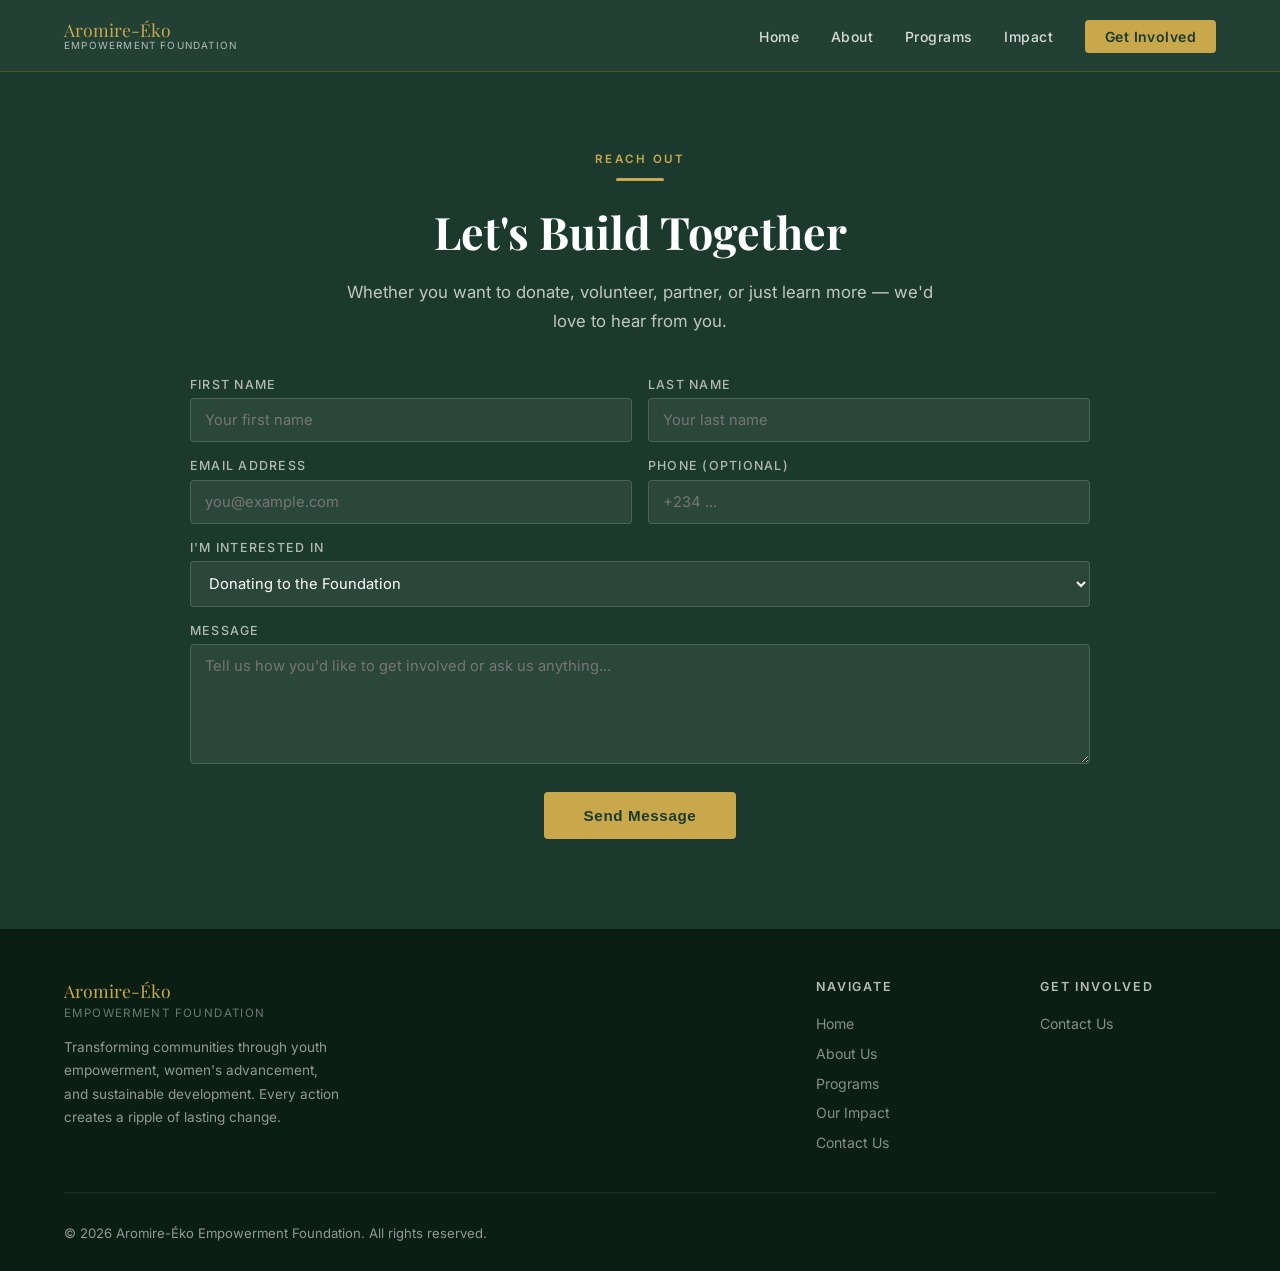
<file: contact.html>
<!DOCTYPE html>
<html lang="en">
<head>
  <meta charset="UTF-8" />
  <meta name="viewport" content="width=device-width, initial-scale=1.0"/>
  <title>Contact — Aromire-Éko Empowerment Foundation</title>
  <link href="https://fonts.googleapis.com/css2?family=Playfair+Display:wght@400;600;700;900&family=Inter:wght@300;400;500;600&display=swap" rel="stylesheet"/>
  <link rel="stylesheet" href="styles.css"/>
</head>
<body>

<script src="navbar.js"></script>
<div style="padding-top:72px">
  <section id="contact" style="padding-top:80px">
    <div class="contact-inner">
      <p class="section-eyebrow">Reach Out</p>
      <div class="gold-divider" style="margin:0 auto 1.5rem"></div>
      <h2 class="section-title light">Let's Build Together</h2>
      <p class="section-lead light" style="margin:0 auto">Whether you want to donate, volunteer, partner, or just learn more — we'd love to hear from you.</p>
      <form class="contact-form" onsubmit="handleSubmit(event)">
        <div class="form-field">
          <label>First Name</label>
          <input type="text" placeholder="Your first name"/>
        </div>
        <div class="form-field">
          <label>Last Name</label>
          <input type="text" placeholder="Your last name"/>
        </div>
        <div class="form-field">
          <label>Email Address</label>
          <input type="email" placeholder="you@example.com"/>
        </div>
        <div class="form-field">
          <label>Phone (Optional)</label>
          <input type="tel" placeholder="+234 ..."/>
        </div>
        <div class="form-field full">
          <label>I'm interested in</label>
          <select>
            <option>Donating to the Foundation</option>
            <option>Volunteering</option>
            <option>Corporate / NGO Partnership</option>
            <option>Learning More About Programs</option>
            <option>Media / Press Enquiry</option>
            <option>Other</option>
          </select>
        </div>
        <div class="form-field full">
          <label>Message</label>
          <textarea placeholder="Tell us how you'd like to get involved or ask us anything..."></textarea>
        </div>
        <div class="form-submit-wrap">
          <button type="submit" class="btn-primary" style="border:none;cursor:pointer;font-size:0.95rem;padding:15px 40px">Send Message</button>
        </div>
      </form>
    </div>
  </section>
</div>

 <script src="footer.js"></script>

<script src="main.js"></script>
</body>
</html>
</file>
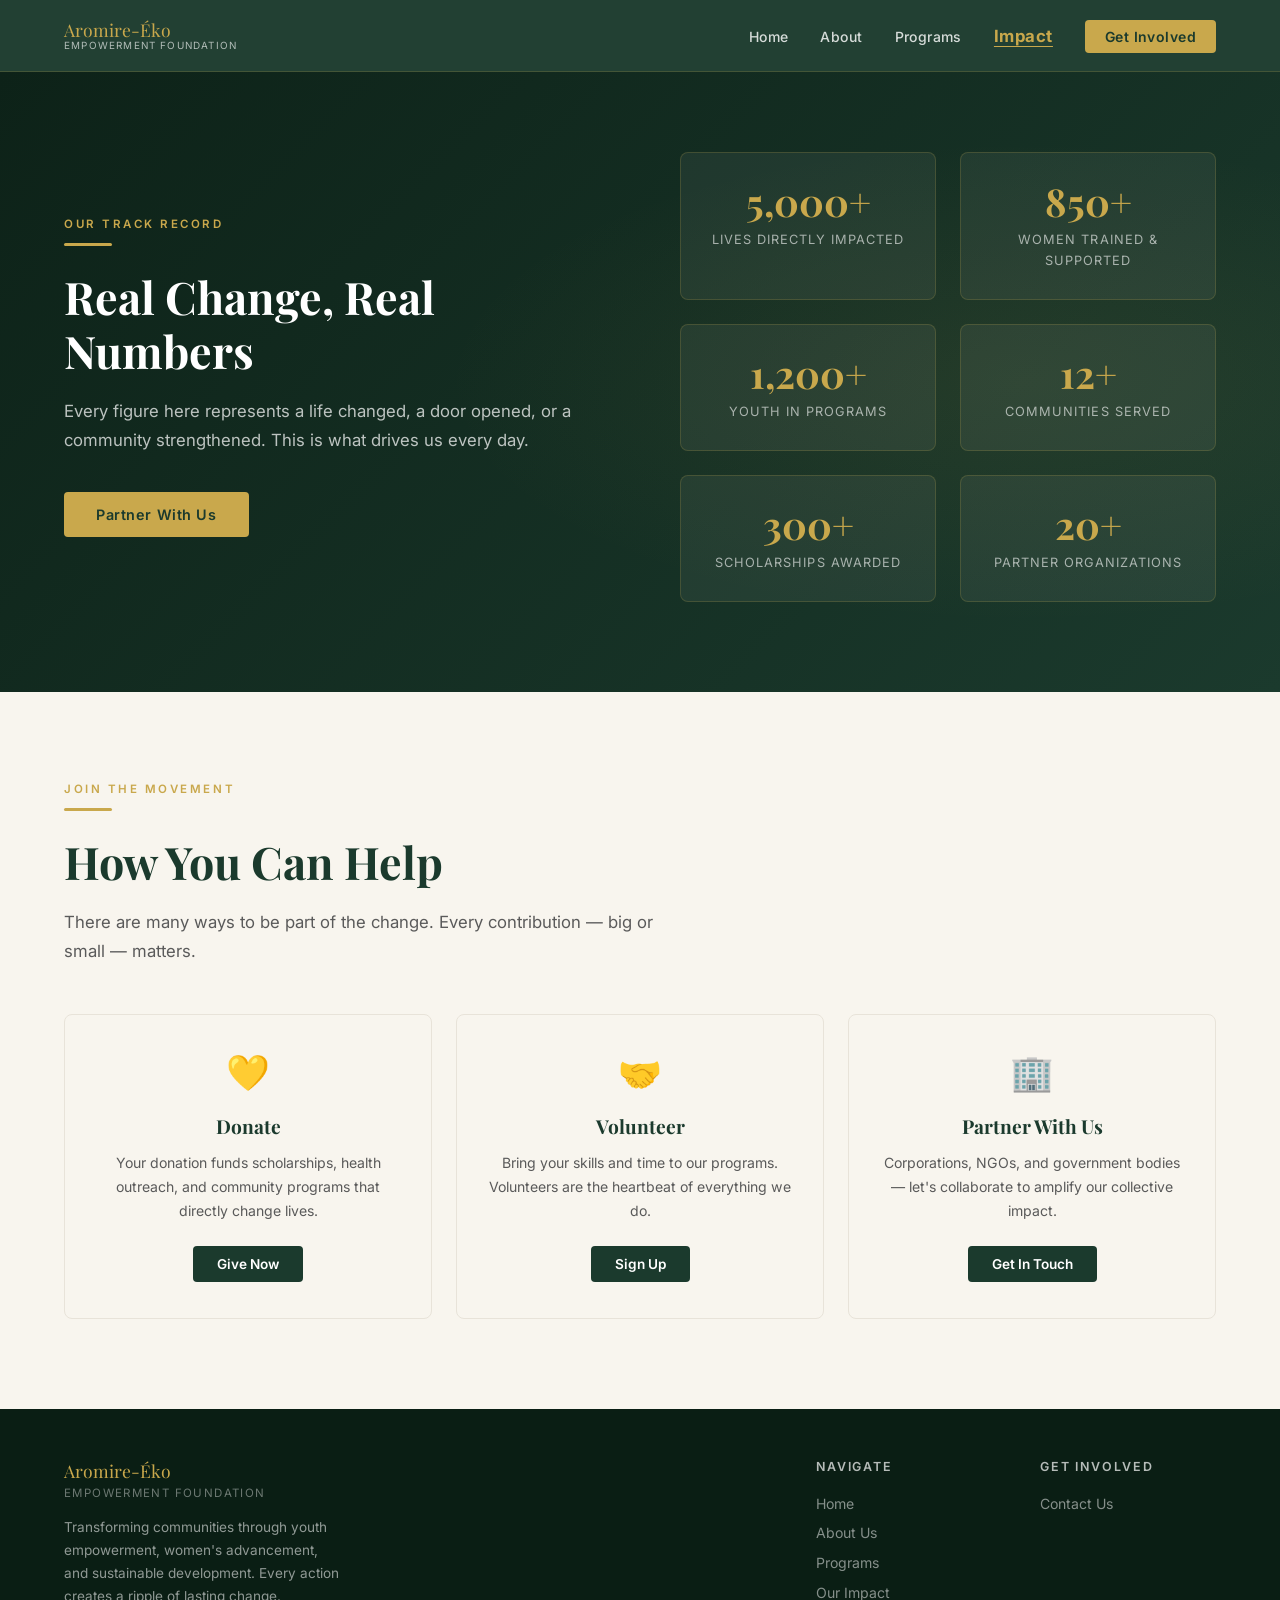
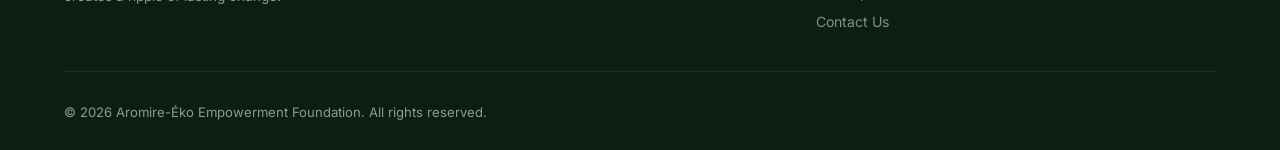
<file: impact.html>
<!DOCTYPE html>
<html lang="en">
<head>
  <meta charset="UTF-8" />
  <meta name="viewport" content="width=device-width, initial-scale=1.0"/>
  <title>Impact — Aromire-Éko Empowerment Foundation</title>
  <link href="https://fonts.googleapis.com/css2?family=Playfair+Display:wght@400;600;700;900&family=Inter:wght@300;400;500;600&display=swap" rel="stylesheet"/>
  <link rel="stylesheet" href="styles.css"/>

  
</head>
<body>

  <script src="navbar.js"></script>

<div style="padding-top:72px">
  <section id="impact" style="padding-top:80px">
    <div class="impact-inner">
      <div class="impact-grid">
        <div>
          <p class="section-eyebrow">Our Track Record</p>
          <div class="gold-divider"></div>
          <h2 class="section-title light">Real Change, Real Numbers</h2>
          <p class="section-lead light">Every figure here represents a life changed, a door opened, or a community strengthened. This is what drives us every day.</p>
          <br/>
          <a href="contact.html" class="btn-primary" style="margin-top:1rem; display:inline-block;">Partner With Us</a>
        </div>
        <div class="impact-numbers">
          <div class="impact-number-card">
            <span class="big-num">5,000+</span>
            <span class="big-label">Lives Directly Impacted</span>
          </div>
          <div class="impact-number-card">
            <span class="big-num">850+</span>
            <span class="big-label">Women Trained & Supported</span>
          </div>
          <div class="impact-number-card">
            <span class="big-num">1,200+</span>
            <span class="big-label">Youth in Programs</span>
          </div>
          <div class="impact-number-card">
            <span class="big-num">12+</span>
            <span class="big-label">Communities Served</span>
          </div>
          <div class="impact-number-card">
            <span class="big-num">300+</span>
            <span class="big-label">Scholarships Awarded</span>
          </div>
          <div class="impact-number-card">
            <span class="big-num">20+</span>
            <span class="big-label">Partner Organizations</span>
          </div>
        </div>
      </div>
    </div>
  </section>

  <section id="get-involved" style="background:var(--ivory)">
    <div class="involved-header">
      <p class="section-eyebrow">Join the Movement</p>
      <div class="gold-divider"></div>
      <h2 class="section-title">How You Can Help</h2>
      <p class="section-lead">There are many ways to be part of the change. Every contribution — big or small — matters.</p>
    </div>
    <div class="involved-grid">
      <div class="involved-card">
        <div class="involved-icon">💛</div>
        <h3>Donate</h3>
        <p>Your donation funds scholarships, health outreach, and community programs that directly change lives.</p>
        <a href="contact.html" class="btn-green">Give Now</a>
      </div>
      <div class="involved-card">
        <div class="involved-icon">🤝</div>
        <h3>Volunteer</h3>
        <p>Bring your skills and time to our programs. Volunteers are the heartbeat of everything we do.</p>
        <a href="contact.html" class="btn-green">Sign Up</a>
      </div>
      <div class="involved-card">
        <div class="involved-icon">🏢</div>
        <h3>Partner With Us</h3>
        <p>Corporations, NGOs, and government bodies — let's collaborate to amplify our collective impact.</p>
        <a href="contact.html" class="btn-green">Get In Touch</a>
      </div>
    </div>
    <script src="footer.js"></script>
  </section>
</div>


</body>
</html>
</file>
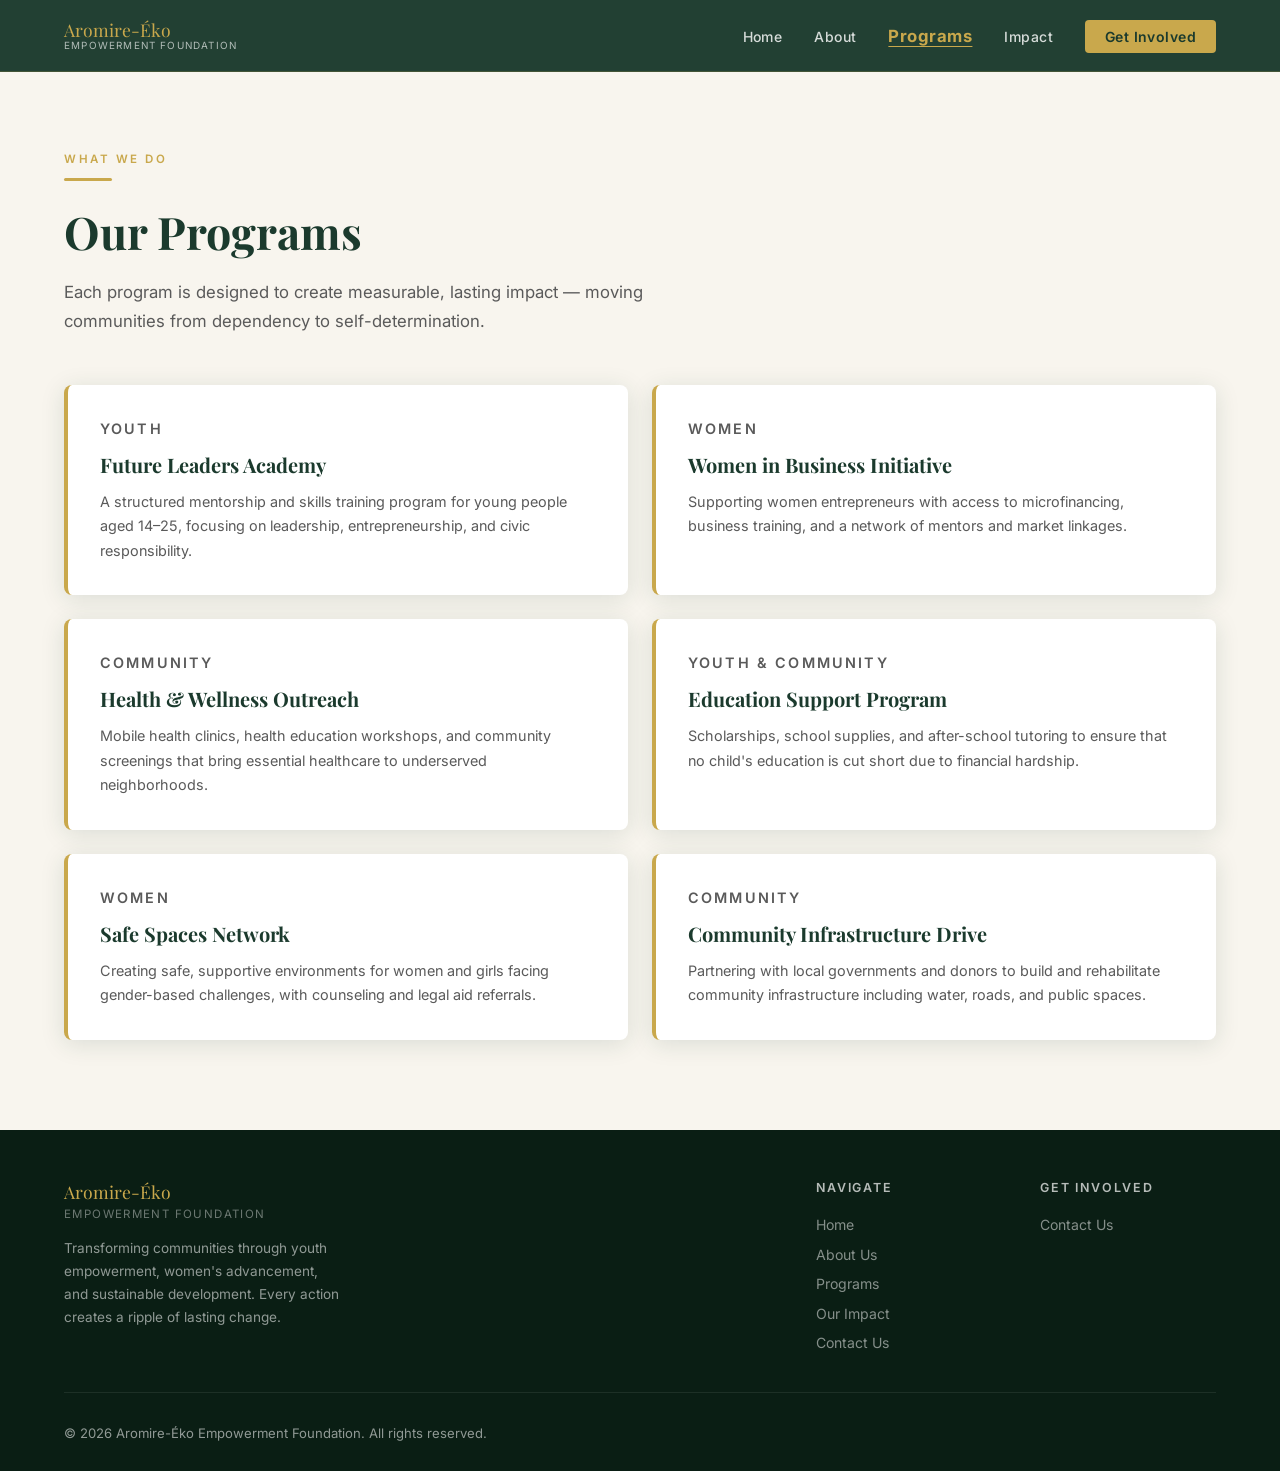
<file: programs.html>
<!DOCTYPE html>
<html lang="en">
<head>
  <meta charset="UTF-8" />
  <meta name="viewport" content="width=device-width, initial-scale=1.0"/>
  <title>Programs — Aromire-Éko Empowerment Foundation</title>
  <link href="https://fonts.googleapis.com/css2?family=Playfair+Display:wght@400;600;700;900&family=Inter:wght@300;400;500;600&display=swap" rel="stylesheet"/>
  <link rel="stylesheet" href="styles.css"/>
  
</head>
<body>

<script src="navbar.js"></script>

<div style="padding-top:72px">
  <section id="programs" style="padding-top:80px">
    <div class="programs-header">
      <p class="section-eyebrow">What We Do</p>
      <div class="gold-divider"></div>
      <h2 class="section-title">Our Programs</h2>
      <p class="section-lead">Each program is designed to create measurable, lasting impact — moving communities from dependency to self-determination.</p>
    </div>
    <div class="programs-grid">
      <div class="program-card">
        <p class="program-tag">Youth</p>
        <h3>Future Leaders Academy</h3>
        <p>A structured mentorship and skills training program for young people aged 14–25, focusing on leadership, entrepreneurship, and civic responsibility.</p>
      </div>
      <div class="program-card">
        <p class="program-tag">Women</p>
        <h3>Women in Business Initiative</h3>
        <p>Supporting women entrepreneurs with access to microfinancing, business training, and a network of mentors and market linkages.</p>
      </div>
      <div class="program-card">
        <p class="program-tag">Community</p>
        <h3>Health & Wellness Outreach</h3>
        <p>Mobile health clinics, health education workshops, and community screenings that bring essential healthcare to underserved neighborhoods.</p>
      </div>
      <div class="program-card">
        <p class="program-tag">Youth & Community</p>
        <h3>Education Support Program</h3>
        <p>Scholarships, school supplies, and after-school tutoring to ensure that no child's education is cut short due to financial hardship.</p>
      </div>
      <div class="program-card">
        <p class="program-tag">Women</p>
        <h3>Safe Spaces Network</h3>
        <p>Creating safe, supportive environments for women and girls facing gender-based challenges, with counseling and legal aid referrals.</p>
      </div>
      <div class="program-card">
        <p class="program-tag">Community</p>
        <h3>Community Infrastructure Drive</h3>
        <p>Partnering with local governments and donors to build and rehabilitate community infrastructure including water, roads, and public spaces.</p>
      </div>
    </div>
  <script src="footer.js"></script>

  </section>
</div>



</body>
</html>
</file>
<file: styles.css>
*, *::before, *::after { box-sizing: border-box; margin: 0; padding: 0; }

:root {
  --green: #1B3A2D;
  --green-mid: #2A5640;
  --green-light: #3D7A57;
  --gold: #C9A84C;
  --gold-light: #E2C470;
  --ivory: #F8F5EE;
  --slate: #3D3D3D;
  --white: #FFFFFF;
  --shadow: 0 4px 24px rgba(27,58,45,0.13);
}

html { scroll-behavior: smooth; }

body {
  font-family: 'Inter', sans-serif;
  background: var(--ivory);
  color: var(--slate);
  overflow-x: hidden;
}

/* ── NAV ── */
nav {
  position: fixed; top: 0; left: 0; right: 0; z-index: 100;
  background: rgba(27,58,45,0.97);
  backdrop-filter: blur(10px);
  display: flex; align-items: center; justify-content: space-between;
  padding: 0 5%;
  height: 72px;
  border-bottom: 1px solid rgba(201,168,76,0.2);
}
.nav-logo {
  display: flex; align-items: center; gap: 10px;
  text-decoration: none;
}
.nav-logo-text {
  font-family: 'Playfair Display', serif;
  font-size: 1.1rem;
  color: var(--gold);
  line-height: 1.2;
}
.nav-logo-text span {
  display: block;
  font-size: 0.62rem;
  color: rgba(255,255,255,0.65);
  font-family: 'Inter', sans-serif;
  font-weight: 400;
  letter-spacing: 0.12em;
  text-transform: uppercase;
}
.nav-links { display: flex; gap: 2rem; list-style: none; }
.nav-links a {
  color: rgba(255,255,255,0.82);
  text-decoration: none;
  font-size: 0.875rem;
  font-weight: 500;
  letter-spacing: 0.03em;
  transition: color 0.2s;
}
.nav-links a:hover { color: var(--gold); }
.nav-links a.active-link {
  color: var(--gold) !important;
  font-size: 1.05rem ;
  font-weight: 700;
  text-decoration: underline !important;
  text-underline-offset: 4px;
  text-decoration-thickness: 2px;
}
.nav-cta {
  background: var(--gold);
  color: var(--green) !important;
  padding: 8px 20px;
  border-radius: 4px;
  font-weight: 600 !important;
  transition: background 0.2s !important;
}
.nav-cta:hover { background: var(--gold-light) !important; color: var(--green) !important; }

/* ── HERO ── */
#home {
  min-height: 100vh;
  background: linear-gradient(160deg, var(--green) 0%, #0D2218 60%, #162E22 100%);
  display: flex; align-items: center; justify-content: center;
  flex-direction: column;
  text-align: center;
  padding: 100px 5% 60px;
  position: relative;
  overflow: hidden;
}
#home::before {
  content: '';
  position: absolute; inset: 0;
  background: radial-gradient(ellipse 60% 50% at 50% 55%, rgba(201,168,76,0.12) 0%, transparent 70%);
  pointer-events: none;
}
.hero-eyebrow {
  font-size: 0.75rem;
  letter-spacing: 0.22em;
  text-transform: uppercase;
  color: var(--gold);
  margin-bottom: 1.5rem;
  font-weight: 500;
}
.hero-logo-img {
  width: 160px;
  margin-bottom: 2rem;
  filter: drop-shadow(0 0 30px rgba(201,168,76,0.35));
}
.hero-title {
  font-family: 'Playfair Display', serif;
  font-size: clamp(2.5rem, 6vw, 4.5rem);
  font-weight: 900;
  color: var(--white);
  line-height: 1.1;
  max-width: 820px;
  margin-bottom: 1.5rem;
}
.hero-title em { font-style: normal; color: var(--gold); }
.hero-subtitle {
  font-size: clamp(1rem, 2vw, 1.2rem);
  color: rgba(255,255,255,0.72);
  max-width: 540px;
  line-height: 1.7;
  margin-bottom: 2.5rem;
  font-weight: 300;
}
.hero-actions { display: flex; gap: 1rem; flex-wrap: wrap; justify-content: center; }

.btn-primary {
  background: var(--gold);
  color: var(--green);
  padding: 14px 32px;
  border-radius: 4px;
  font-weight: 600;
  font-size: 0.9rem;
  letter-spacing: 0.04em;
  text-decoration: none;
  transition: background 0.2s, transform 0.2s;
}
.btn-primary:hover { background: var(--gold-light); transform: translateY(-2px); }

.btn-outline {
  border: 1.5px solid rgba(255,255,255,0.4);
  color: rgba(255,255,255,0.85);
  padding: 14px 32px;
  border-radius: 4px;
  font-weight: 500;
  font-size: 0.9rem;
  text-decoration: none;
  transition: border-color 0.2s, color 0.2s;
}
.btn-outline:hover { border-color: var(--gold); color: var(--gold); }

.hero-stats {
  display: flex; gap: 3rem; flex-wrap: wrap; justify-content: center;
  margin-top: 4rem;
  padding-top: 2rem;
  border-top: 1px solid rgba(255,255,255,0.1);
}
.stat { text-align: center; }
.stat-num {
  font-family: 'Playfair Display', serif;
  font-size: 2.2rem;
  font-weight: 700;
  color: var(--gold);
  display: block;
}
.stat-label {
  font-size: 0.78rem;
  color: rgba(255,255,255,0.55);
  letter-spacing: 0.1em;
  text-transform: uppercase;
  margin-top: 4px;
}

/* ── SHARED SECTION STYLES ── */
section { padding: 90px 5%; }
.section-eyebrow {
  font-size: 0.72rem;
  letter-spacing: 0.22em;
  text-transform: uppercase;
  color: var(--gold);
  font-weight: 600;
  margin-bottom: 0.75rem;
}
.section-title {
  font-family: 'Playfair Display', serif;
  font-size: clamp(1.8rem, 3.5vw, 2.8rem);
  font-weight: 700;
  color: var(--green);
  line-height: 1.2;
  margin-bottom: 1.2rem;
}
.section-title.light { color: var(--white); }
.section-lead {
  font-size: 1.05rem;
  color: #5a5a5a;
  max-width: 600px;
  line-height: 1.75;
}
.section-lead.light { color: rgba(255,255,255,0.72); }
.gold-divider {
  width: 48px; height: 3px;
  background: var(--gold);
  margin-bottom: 1.5rem;
  border-radius: 2px;
}

/* ── ABOUT ── */
#about { background: var(--white); }
.about-grid {
  display: grid;
  grid-template-columns: 1fr 1fr;
  gap: 5rem;
  align-items: center;
  max-width: 1200px;
  margin: 0 auto;
}
.about-image-block { position: relative; }
.about-image-box {
  background: linear-gradient(135deg, var(--green) 0%, var(--green-mid) 100%);
  border-radius: 6px;
  aspect-ratio: 4/3;
  display: flex; align-items: center; justify-content: center;
  overflow: hidden;
}
.about-image-box img {
  width: 65%;
  opacity: 0.92;
  filter: drop-shadow(0 8px 30px rgba(0,0,0,0.3));
}
.about-badge {
  position: absolute;
  bottom: -20px; right: -20px;
  background: var(--gold);
  color: var(--green);
  border-radius: 50%;
  width: 110px; height: 110px;
  display: flex; flex-direction: column; align-items: center; justify-content: center;
  font-family: 'Playfair Display', serif;
  box-shadow: var(--shadow);
}
.about-badge .badge-num { font-size: 1.8rem; font-weight: 700; line-height: 1; }
.about-badge .badge-text {
  font-size: 0.6rem; text-align: center; line-height: 1.3;
  font-family: 'Inter', sans-serif; font-weight: 600;
  letter-spacing: 0.05em; text-transform: uppercase;
}
.about-content { padding-right: 1rem; }
.values-list {
  list-style: none; margin-top: 1.8rem;
  display: flex; flex-direction: column; gap: 0.9rem;
}
.values-list li {
  display: flex; align-items: flex-start; gap: 0.8rem;
  font-size: 0.95rem; color: var(--slate); line-height: 1.5;
}
.value-icon {
  width: 22px; height: 22px; min-width: 22px;
  background: rgba(201,168,76,0.15);
  border-radius: 50%;
  display: flex; align-items: center; justify-content: center;
  margin-top: 2px;
}
.value-icon svg { width: 11px; height: 11px; fill: var(--gold); }

/* ── PILLARS ── */
#pillars { background: var(--green); }
.pillars-header { max-width: 1200px; margin: 0 auto 3rem; }
.pillars-grid {
  display: grid;
  grid-template-columns: repeat(3, 1fr);
  gap: 1.5rem;
  max-width: 1200px;
  margin: 0 auto;
}
.pillar-card {
  background: rgba(255,255,255,0.05);
  border: 1px solid rgba(201,168,76,0.18);
  border-radius: 8px;
  padding: 2.2rem 1.8rem;
  transition: background 0.25s, transform 0.25s;
}
.pillar-card:hover { background: rgba(255,255,255,0.09); transform: translateY(-4px); }
.pillar-icon {
  width: 54px; height: 54px;
  background: rgba(201,168,76,0.15);
  border-radius: 8px;
  display: flex; align-items: center; justify-content: center;
  margin-bottom: 1.4rem;
  font-size: 1.6rem;
}
.pillar-card h3 {
  font-family: 'Playfair Display', serif;
  font-size: 1.25rem; font-weight: 700;
  color: var(--white); margin-bottom: 0.75rem;
}
.pillar-card p { font-size: 0.9rem; color: rgba(255,255,255,0.65); line-height: 1.7; }

/* ── PROGRAMS ── */
#programs { background: var(--ivory); }
.programs-header { max-width: 1200px; margin: 0 auto 3rem; }
.programs-grid {
  display: grid;
  grid-template-columns: repeat(2, 1fr);
  gap: 1.5rem;
  max-width: 1200px;
  margin: 0 auto;
}
.program-card {
  background: var(--white);
  border-radius: 8px;
  padding: 2rem;
  box-shadow: var(--shadow);
  border-left: 4px solid var(--gold);
  transition: transform 0.22s;
}
.program-card:hover { transform: translateY(-3px); }
.program-tag {
  font-size: 0.7rem; letter-spacing: 0.15em; text-transform: uppercase;
  color: var(--gold); font-weight: 600; margin-bottom: 0.6rem;
}
.program-card h3 {
  font-family: 'Playfair Display', serif;
  font-size: 1.25rem; font-weight: 700;
  color: var(--green); margin-bottom: 0.75rem;
}
.program-card p { font-size: 0.9rem; color: #5a5a5a; line-height: 1.7; }

/* ── IMPACT ── */
#impact {
  background: linear-gradient(135deg, #0D2218 0%, var(--green) 100%);
  position: relative;
  overflow: hidden;
}
#impact::before {
  content: '';
  position: absolute; inset: 0;
  background: radial-gradient(ellipse 70% 60% at 80% 50%, rgba(201,168,76,0.08) 0%, transparent 65%);
}
.impact-inner { max-width: 1200px; margin: 0 auto; position: relative; }
.impact-grid {
  display: grid;
  grid-template-columns: 1fr 1fr;
  gap: 5rem;
  align-items: center;
}
.impact-numbers {
  display: grid;
  grid-template-columns: 1fr 1fr;
  gap: 1.5rem;
}
.impact-number-card {
  background: rgba(255,255,255,0.06);
  border: 1px solid rgba(201,168,76,0.2);
  border-radius: 8px;
  padding: 1.8rem 1.4rem;
  text-align: center;
}
.impact-number-card .big-num {
  font-family: 'Playfair Display', serif;
  font-size: 2.4rem; font-weight: 700;
  color: var(--gold); display: block;
  line-height: 1; margin-bottom: 0.5rem;
}
.impact-number-card .big-label {
  font-size: 0.8rem; color: rgba(255,255,255,0.6);
  letter-spacing: 0.08em; text-transform: uppercase; line-height: 1.4;
}

/* ── GET INVOLVED ── */
#get-involved { background: var(--white); }
.involved-header { max-width: 1200px; margin: 0 auto 3rem; }
.involved-grid {
  display: grid;
  grid-template-columns: repeat(3, 1fr);
  gap: 1.5rem;
  max-width: 1200px;
  margin: 0 auto;
}
.involved-card {
  border: 1.5px solid #e8e3d9;
  border-radius: 8px;
  padding: 2.2rem 1.8rem;
  text-align: center;
  transition: border-color 0.2s, box-shadow 0.2s;
}
.involved-card:hover {
  border-color: var(--gold);
  box-shadow: 0 4px 20px rgba(201,168,76,0.12);
}
.involved-icon { font-size: 2.2rem; margin-bottom: 1.2rem; }
.involved-card h3 {
  font-family: 'Playfair Display', serif;
  font-size: 1.2rem; font-weight: 700;
  color: var(--green); margin-bottom: 0.75rem;
}
.involved-card p { font-size: 0.88rem; color: #5a5a5a; line-height: 1.7; margin-bottom: 1.5rem; }
.btn-green {
  display: inline-block;
  background: var(--green);
  color: var(--white);
  padding: 10px 24px;
  border-radius: 4px;
  font-size: 0.85rem; font-weight: 600;
  text-decoration: none;
  transition: background 0.2s;
}
.btn-green:hover { background: var(--green-mid); }

/* ── CONTACT ── */
#contact { background: var(--green); }
.contact-inner { max-width: 900px; margin: 0 auto; text-align: center; }
.contact-form {
  display: grid;
  grid-template-columns: 1fr 1fr;
  gap: 1rem;
  margin-top: 2.5rem;
  text-align: left;
}
.form-field.full { grid-column: 1 / -1; }
.form-field label {
  display: block;
  font-size: 0.78rem; letter-spacing: 0.1em; text-transform: uppercase;
  color: rgba(255,255,255,0.65); font-weight: 500; margin-bottom: 0.4rem;
}
.form-field input,
.form-field textarea,
.form-field select {
  width: 100%;
  background: rgba(255,255,255,0.07);
  border: 1px solid rgba(255,255,255,0.15);
  border-radius: 4px;
  padding: 12px 14px;
  color: var(--white);
  font-family: 'Inter', sans-serif;
  font-size: 0.92rem;
  transition: border-color 0.2s;
  outline: none;
}
.form-field input:focus,
.form-field textarea:focus,
.form-field select:focus { border-color: var(--gold); }
.form-field textarea { min-height: 120px; resize: vertical; }
.form-field select option { background: var(--green); }
.form-submit-wrap { grid-column: 1 / -1; text-align: center; margin-top: 0.5rem; }

/* ── FOOTER ── */
footer {
  background: #0A1E14;
  padding: 50px 5% 30px;
  color: rgba(255,255,255,0.55);
}
.footer-inner { max-width: 1200px; margin: 0 auto; }
.footer-top {
  display: grid;
  grid-template-columns: 4fr 1fr 1fr ;
  gap: 3rem;
  padding-bottom: 2.5rem;
  border-bottom: 1px solid rgba(255,255,255,0.08);
  margin-bottom: 2rem;
}
.footer-brand-name {
  font-family: 'Playfair Display', serif;
  font-size: 1.1rem; color: var(--gold); margin-bottom: 0.25rem;
}
.footer-brand-sub {
  font-size: 0.72rem; letter-spacing: 0.12em; text-transform: uppercase;
  color: rgba(255,255,255,0.4); margin-bottom: 1rem;
}
.footer-about { font-size: 0.85rem; line-height: 1.7; max-width: 280px; }
.footer-col h4 {
  font-size: 0.78rem; letter-spacing: 0.15em; text-transform: uppercase;
  color: rgba(255,255,255,0.7); font-weight: 600; margin-bottom: 1.2rem;
}
.footer-col ul { list-style: none; display: flex; flex-direction: column; gap: 0.6rem; }
.footer-col a { color: rgba(255,255,255,0.5); text-decoration: none; font-size: 0.88rem; transition: color 0.2s; }
.footer-col a:hover { color: var(--gold); }
.footer-bottom { display: flex; justify-content: space-between; align-items: center; flex-wrap: wrap; gap: 1rem; }
.footer-copy { font-size: 0.82rem; }
.footer-legal { display: flex; gap: 1.5rem; }
.footer-legal a { font-size: 0.82rem; color: rgba(255,255,255,0.4); text-decoration: none; }
.footer-legal a:hover { color: var(--gold); }

/* ── HAMBURGER ── */
.hamburger {
  display: none;
  flex-direction: column;
  justify-content: center;
  gap: 5px;
  background: none;
  border: none;
  cursor: pointer;
  padding: 4px;
}
.hamburger span {
  display: block;
  width: 24px;
  height: 2px;
  background: var(--gold);
  border-radius: 2px;
  transition: transform 0.3s, opacity 0.3s;
}
/* Animate to X when open */
.hamburger.active span:nth-child(1) { transform: translateY(7px) rotate(45deg); }
.hamburger.active span:nth-child(2) { opacity: 0; }
.hamburger.active span:nth-child(3) { transform: translateY(-7px) rotate(-45deg); }

/* ── RESPONSIVE ── */
@media (max-width: 900px) {
  nav { padding: 0 4%; }
  .hamburger { display: flex; }
  .nav-links {
    display: none;
    flex-direction: column;
    position: absolute;
    top: 72px; left: 0; right: 0;
    background: rgba(27,58,45,0.98);
    padding: 1.5rem 5%;
    gap: 1.2rem;
    border-top: 1px solid rgba(201,168,76,0.2);
  }
  .nav-links.open { display: flex; }
  .nav-links .nav-cta { display: inline-block; width: fit-content; }
  .about-grid, .impact-grid { grid-template-columns: 1fr; gap: 2.5rem; }
  .pillars-grid { grid-template-columns: 1fr; }
  .programs-grid { grid-template-columns: 1fr; }
  .involved-grid { grid-template-columns: 1fr; }
  .footer-top { grid-template-columns: 1fr 1fr; }
  .contact-form { grid-template-columns: 1fr; }
  .form-field.full { grid-column: 1; }
  .form-submit-wrap { grid-column: 1; }
  .about-badge { display: none; }
  .impact-numbers { grid-template-columns: 1fr 1fr; }
}
@media (max-width: 600px) {
  section { padding: 65px 5%; }
  .footer-top { grid-template-columns: 1fr; }
  .footer-bottom { flex-direction: column; text-align: center; }
  .impact-numbers { grid-template-columns: 1fr; }
}
</file>
